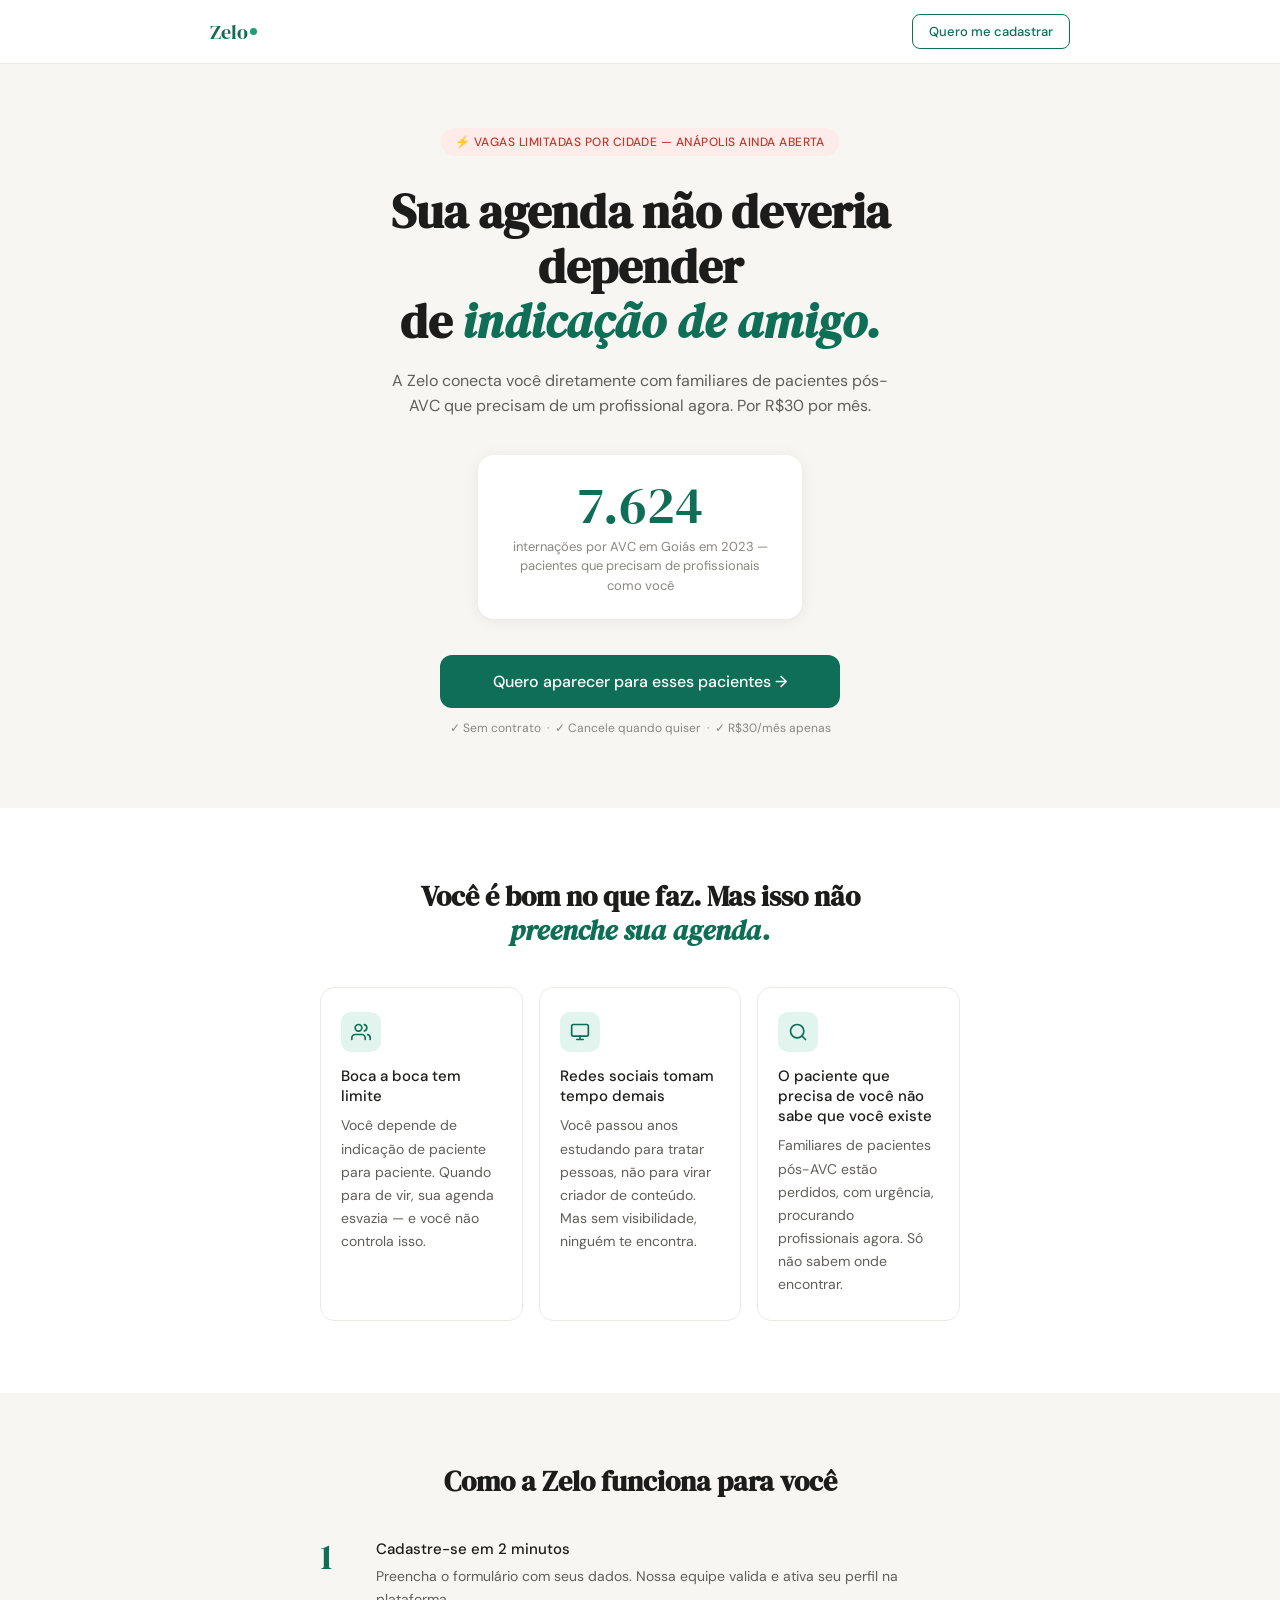
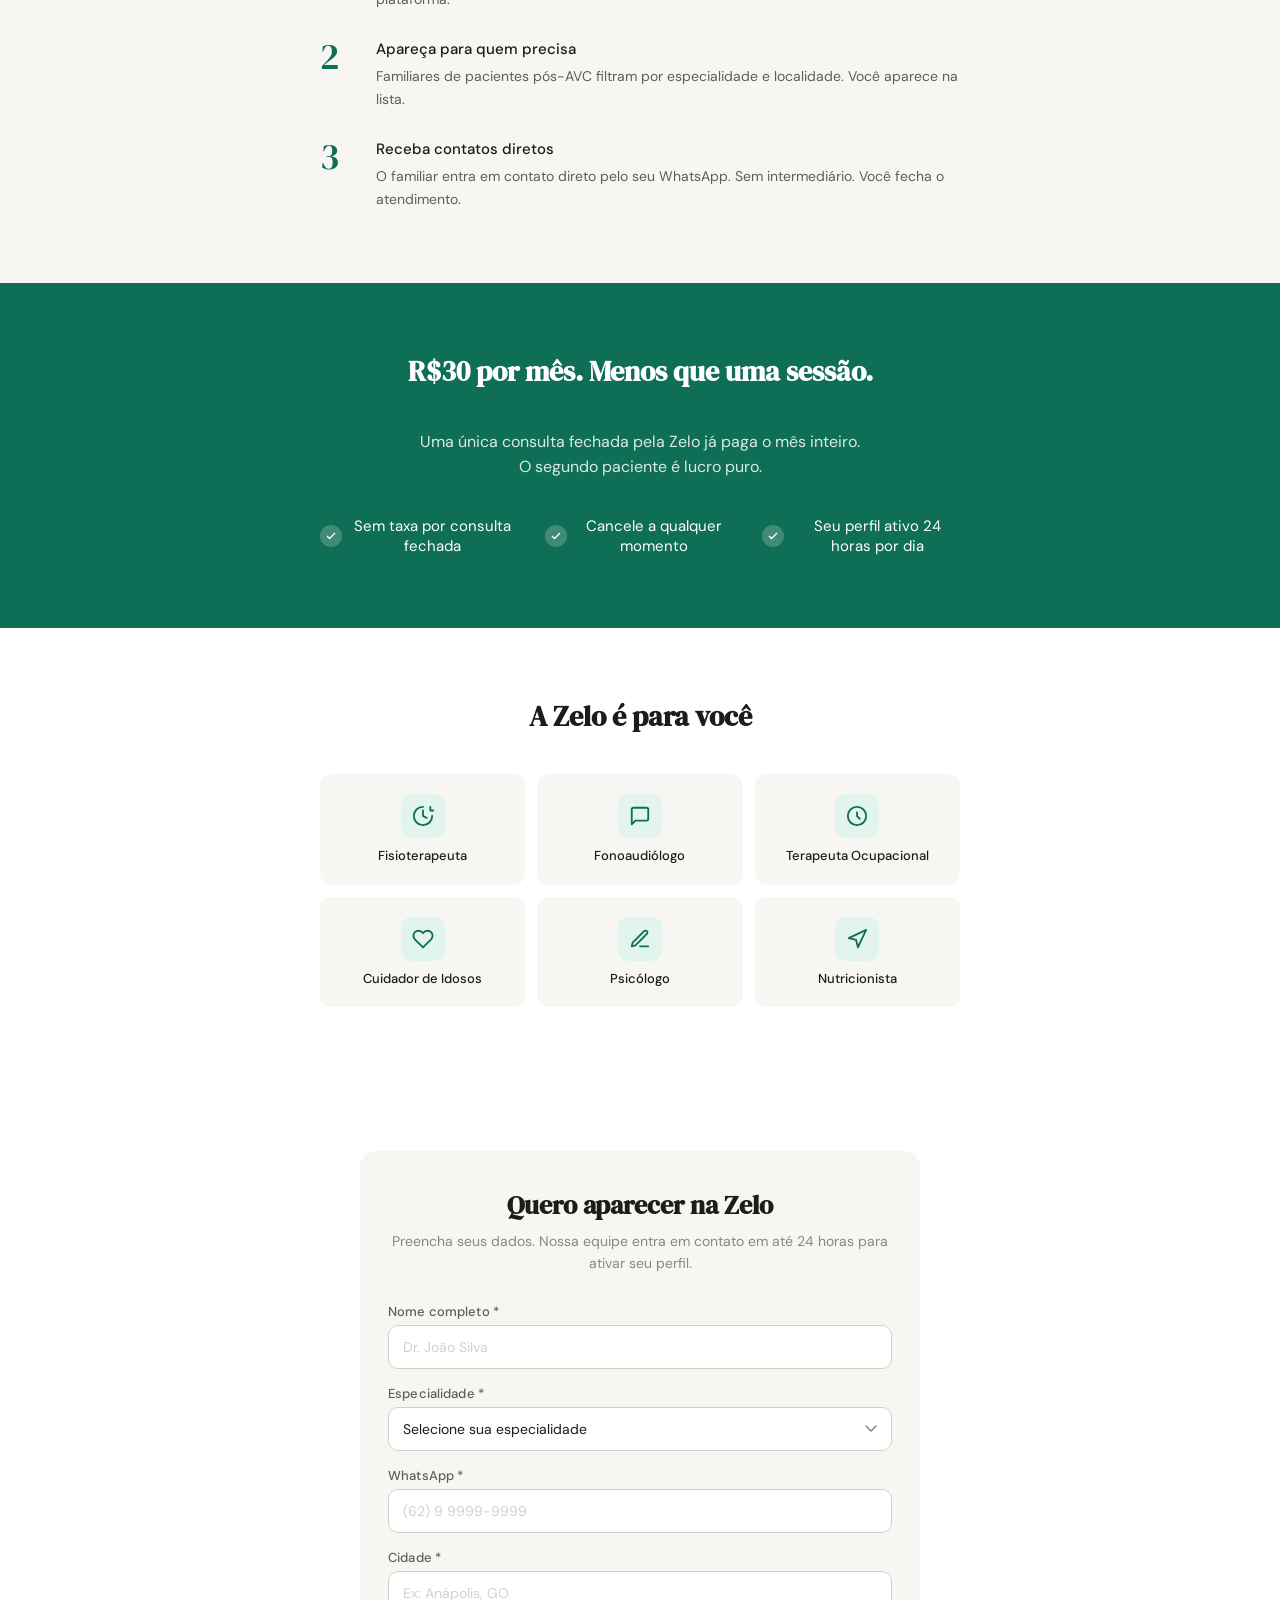
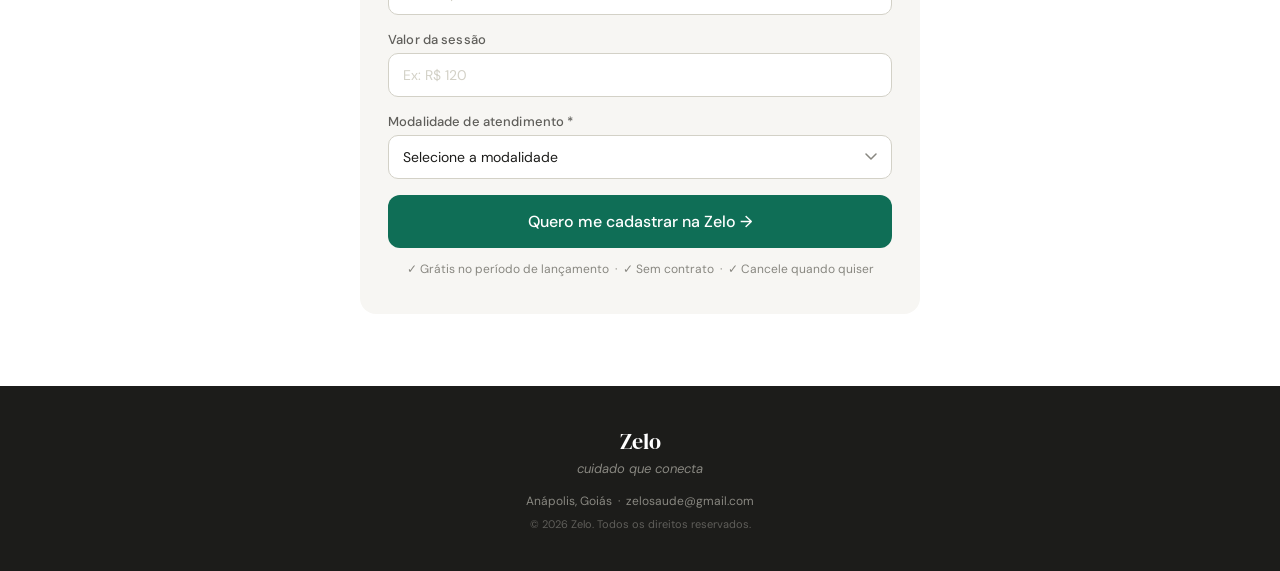
<file: index.html>
<!doctype html>
<html lang="pt-BR">
  <head>
    <meta charset="UTF-8" />
    <meta name="viewport" content="width=device-width, initial-scale=1.0" />
    <title>Zelo — Para Profissionais de Saúde</title>
    <link rel="preconnect" href="https://fonts.googleapis.com" />
    <link rel="preconnect" href="https://fonts.gstatic.com" crossorigin />
    <link
      href="https://fonts.googleapis.com/css2?family=DM+Serif+Display:ital@0;1&family=DM+Sans:wght@300;400;500&display=swap"
      rel="stylesheet"
    />
    <link rel="stylesheet" href="styles.css" />
  </head>
  <body>
    <!-- NAVBAR -->
    <nav class="navbar">
      <div class="container">
        <div class="navbar-logo">Zelo<span></span></div>
        <a href="#formulario" class="btn-outline">Quero me cadastrar</a>
      </div>
    </nav>

    <!-- HERO -->
    <section class="hero">
      <div class="container">
        <div class="reveal">
          <div class="badge-urgency">
            ⚡ vagas limitadas por cidade — anápolis ainda aberta
          </div>
        </div>

        <h1 class="hero-headline reveal">
          Sua agenda não deveria depender<br />
          de <em>indicação de amigo.</em>
        </h1>

        <p class="hero-sub reveal">
          A Zelo conecta você diretamente com familiares de pacientes pós-AVC
          que precisam de um profissional agora. Por R$30 por mês.
        </p>

        <div class="hero-impact reveal">
          <div class="hero-impact-number">7.624</div>
          <div class="hero-impact-label">
            internações por AVC em Goiás em 2023 — pacientes que precisam de
            profissionais como você
          </div>
        </div>

        <div class="hero-cta-wrap reveal">
          <button
            class="btn-primary"
            onclick="document.getElementById('formulario').scrollIntoView({behavior:'smooth'})"
          >
            Quero aparecer para esses pacientes →
          </button>
          <p class="hero-cta-note">
            ✓ Sem contrato &nbsp;·&nbsp; ✓ Cancele quando quiser &nbsp;·&nbsp; ✓
            R$30/mês apenas
          </p>
        </div>
      </div>
    </section>

    <!-- PROBLEMA -->
    <section class="section-problema">
      <div class="container">
        <h2 class="section-title reveal">
          Você é bom no que faz. Mas isso não<br />
          <em>preenche sua agenda.</em>
        </h2>

        <div class="cards-dor">
          <div class="card-dor reveal">
            <div class="card-dor-icon">
              <svg width="20" height="20" viewBox="0 0 24 24" fill="none" stroke="var(--teal-600)" stroke-width="2" stroke-linecap="round" stroke-linejoin="round">
                <path d="M17 21v-2a4 4 0 0 0-4-4H5a4 4 0 0 0-4 4v2" />
                <circle cx="9" cy="7" r="4" />
                <path d="M23 21v-2a4 4 0 0 0-3-3.87" />
                <path d="M16 3.13a4 4 0 0 1 0 7.75" />
              </svg>
            </div>
            <h3>Boca a boca tem limite</h3>
            <p>Você depende de indicação de paciente para paciente. Quando para de vir, sua agenda esvazia — e você não controla isso.</p>
          </div>

          <div class="card-dor reveal">
            <div class="card-dor-icon">
              <svg width="20" height="20" viewBox="0 0 24 24" fill="none" stroke="var(--teal-600)" stroke-width="2" stroke-linecap="round" stroke-linejoin="round">
                <rect x="2" y="3" width="20" height="14" rx="2" />
                <path d="M8 21h8M12 17v4" />
              </svg>
            </div>
            <h3>Redes sociais tomam tempo demais</h3>
            <p>Você passou anos estudando para tratar pessoas, não para virar criador de conteúdo. Mas sem visibilidade, ninguém te encontra.</p>
          </div>

          <div class="card-dor reveal">
            <div class="card-dor-icon">
              <svg width="20" height="20" viewBox="0 0 24 24" fill="none" stroke="var(--teal-600)" stroke-width="2" stroke-linecap="round" stroke-linejoin="round">
                <circle cx="11" cy="11" r="8" />
                <path d="m21 21-4.35-4.35" />
              </svg>
            </div>
            <h3>O paciente que precisa de você não sabe que você existe</h3>
            <p>Familiares de pacientes pós-AVC estão perdidos, com urgência, procurando profissionais agora. Só não sabem onde encontrar.</p>
          </div>
        </div>
      </div>
    </section>

    <!-- COMO FUNCIONA -->
    <section class="section-como">
      <div class="container">
        <h2 class="section-title reveal">Como a Zelo funciona para você</h2>

        <div class="passos">
          <div class="passo reveal">
            <div class="passo-numero">1</div>
            <div class="passo-content">
              <h3>Cadastre-se em 2 minutos</h3>
              <p>Preencha o formulário com seus dados. Nossa equipe valida e ativa seu perfil na plataforma.</p>
            </div>
          </div>

          <div class="passo reveal">
            <div class="passo-numero">2</div>
            <div class="passo-content">
              <h3>Apareça para quem precisa</h3>
              <p>Familiares de pacientes pós-AVC filtram por especialidade e localidade. Você aparece na lista.</p>
            </div>
          </div>

          <div class="passo reveal">
            <div class="passo-numero">3</div>
            <div class="passo-content">
              <h3>Receba contatos diretos</h3>
              <p>O familiar entra em contato direto pelo seu WhatsApp. Sem intermediário. Você fecha o atendimento.</p>
            </div>
          </div>
        </div>
      </div>
    </section>

    <!-- PREÇO -->
    <section class="section-preco">
      <div class="container">
        <h2 class="section-title reveal">R$30 por mês. Menos que uma sessão.</h2>

        <p class="preco-text reveal">
          Uma única consulta fechada pela Zelo já paga o mês inteiro.<br />
          O segundo paciente é lucro puro.
        </p>

        <div class="preco-items reveal">
          <div class="preco-item">
            <div class="preco-check">
              <svg width="12" height="12" viewBox="0 0 24 24" fill="none" stroke="#fff" stroke-width="2.5">
                <polyline points="20 6 9 17 4 12" />
              </svg>
            </div>
            Sem taxa por consulta fechada
          </div>

          <div class="preco-item">
            <div class="preco-check">
              <svg width="12" height="12" viewBox="0 0 24 24" fill="none" stroke="#fff" stroke-width="2.5">
                <polyline points="20 6 9 17 4 12" />
              </svg>
            </div>
            Cancele a qualquer momento
          </div>

          <div class="preco-item">
            <div class="preco-check">
              <svg width="12" height="12" viewBox="0 0 24 24" fill="none" stroke="#fff" stroke-width="2.5">
                <polyline points="20 6 9 17 4 12" />
              </svg>
            </div>
            Seu perfil ativo 24 horas por dia
          </div>
        </div>
      </div>
    </section>

    <!-- ESPECIALIDADES -->
    <section class="section-espec">
      <div class="container">
        <h2 class="section-title reveal">A Zelo é para você</h2>

        <div class="grid-espec reveal">
          <div class="card-espec">
            <div class="card-espec-icon">
              <svg width="22" height="22" viewBox="0 0 24 24" fill="none" stroke="var(--teal-600)" stroke-width="2" stroke-linecap="round" stroke-linejoin="round">
                <path d="M12 2a10 10 0 1 0 10 10" />
                <path d="M12 6v6l4 2" />
                <path d="M20 2v4h4" />
              </svg>
            </div>
            <span>Fisioterapeuta</span>
          </div>

          <div class="card-espec">
            <div class="card-espec-icon">
              <svg width="22" height="22" viewBox="0 0 24 24" fill="none" stroke="var(--teal-600)" stroke-width="2" stroke-linecap="round" stroke-linejoin="round">
                <path d="M21 15a2 2 0 0 1-2 2H7l-4 4V5a2 2 0 0 1 2-2h14a2 2 0 0 1 2 2z" />
              </svg>
            </div>
            <span>Fonoaudiólogo</span>
          </div>

          <div class="card-espec">
            <div class="card-espec-icon">
              <svg width="22" height="22" viewBox="0 0 24 24" fill="none" stroke="var(--teal-600)" stroke-width="2" stroke-linecap="round" stroke-linejoin="round">
                <path d="M12 22c5.523 0 10-4.477 10-10S17.523 2 12 2 2 6.477 2 12s4.477 10 10 10z" />
                <path d="M12 8v4l3 3" />
              </svg>
            </div>
            <span>Terapeuta Ocupacional</span>
          </div>

          <div class="card-espec">
            <div class="card-espec-icon">
              <svg width="22" height="22" viewBox="0 0 24 24" fill="none" stroke="var(--teal-600)" stroke-width="2" stroke-linecap="round" stroke-linejoin="round">
                <path d="M20.84 4.61a5.5 5.5 0 0 0-7.78 0L12 5.67l-1.06-1.06a5.5 5.5 0 0 0-7.78 7.78l1.06 1.06L12 21.23l7.78-7.78 1.06-1.06a5.5 5.5 0 0 0 0-7.78z" />
              </svg>
            </div>
            <span>Cuidador de Idosos</span>
          </div>

          <div class="card-espec">
            <div class="card-espec-icon">
              <svg width="22" height="22" viewBox="0 0 24 24" fill="none" stroke="var(--teal-600)" stroke-width="2" stroke-linecap="round" stroke-linejoin="round">
                <path d="M12 20h9" />
                <path d="M16.5 3.5a2.121 2.121 0 0 1 3 3L7 19l-4 1 1-4L16.5 3.5z" />
              </svg>
            </div>
            <span>Psicólogo</span>
          </div>

          <div class="card-espec">
            <div class="card-espec-icon">
              <svg width="22" height="22" viewBox="0 0 24 24" fill="none" stroke="var(--teal-600)" stroke-width="2" stroke-linecap="round" stroke-linejoin="round">
                <path d="M3 11l19-9-9 19-2-8-8-2z" />
              </svg>
            </div>
            <span>Nutricionista</span>
          </div>
        </div>
      </div>
    </section>

    <!-- FORMULÁRIO -->
    <section class="section-form" id="formulario">
      <div class="container">
        <div class="form-card reveal">
          <h2 class="form-card-title">Quero aparecer na Zelo</h2>
          <p class="form-card-sub">
            Preencha seus dados. Nossa equipe entra em contato em até 24 horas
            para ativar seu perfil.
          </p>

          <form id="formulario-form" novalidate>
            <div class="form-group">
              <label for="nome">Nome completo *</label>
              <input type="text" id="nome" name="nome" placeholder="Dr. João Silva" required />
            </div>

            <div class="form-group">
              <label for="especialidade">Especialidade *</label>
              <select id="especialidade" name="especialidade" required>
                <option value="" disabled selected>Selecione sua especialidade</option>
                <option value="Fisioterapia">Fisioterapia</option>
                <option value="Fonoaudiologia">Fonoaudiologia</option>
                <option value="Terapia Ocupacional">Terapia Ocupacional</option>
                <option value="Cuidador de Idosos">Cuidador de Idosos</option>
                <option value="Psicologia">Psicologia</option>
                <option value="Nutrição">Nutrição</option>
              </select>
            </div>

            <div class="form-group">
              <label for="whatsapp">WhatsApp *</label>
              <input type="tel" id="whatsapp" name="whatsapp" placeholder="(62) 9 9999-9999" required />
            </div>

            <div class="form-group">
              <label for="cidade">Cidade *</label>
              <input type="text" id="cidade" name="cidade" placeholder="Ex: Anápolis, GO" required />
            </div>

            <div class="form-group">
              <label for="valor">Valor da sessão</label>
              <input type="text" id="valor" name="valor" placeholder="Ex: R$ 120" />
            </div>

            <div class="form-group">
              <label for="modalidade">Modalidade de atendimento *</label>
              <select id="modalidade" name="modalidade" required>
                <option value="" disabled selected>Selecione a modalidade</option>
                <option value="Presencial">Presencial</option>
                <option value="Domiciliar">Domiciliar</option>
                <option value="Online">Online</option>
                <option value="Presencial e Domiciliar">Presencial e Domiciliar</option>
              </select>
            </div>

            <div class="form-submit-wrap">
              <button type="submit" class="btn-primary" id="btn-enviar">
                Quero me cadastrar na Zelo →
              </button>
            </div>

            <p class="form-note">
              ✓ Grátis no período de lançamento &nbsp;·&nbsp; ✓ Sem contrato
              &nbsp;·&nbsp; ✓ Cancele quando quiser
            </p>
          </form>
        </div>
      </div>
    </section>

    <!-- RODAPÉ -->
    <footer class="footer">
      <div class="footer-logo">Zelo</div>
      <div class="footer-tagline">cuidado que conecta</div>
      <div class="footer-info">Anápolis, Goiás &nbsp;·&nbsp; zelosaude@gmail.com</div>
      <div class="footer-copy">© 2026 Zelo. Todos os direitos reservados.</div>
    </footer>

    <script src="script.js"></script>
  </body>
</html>
</file>
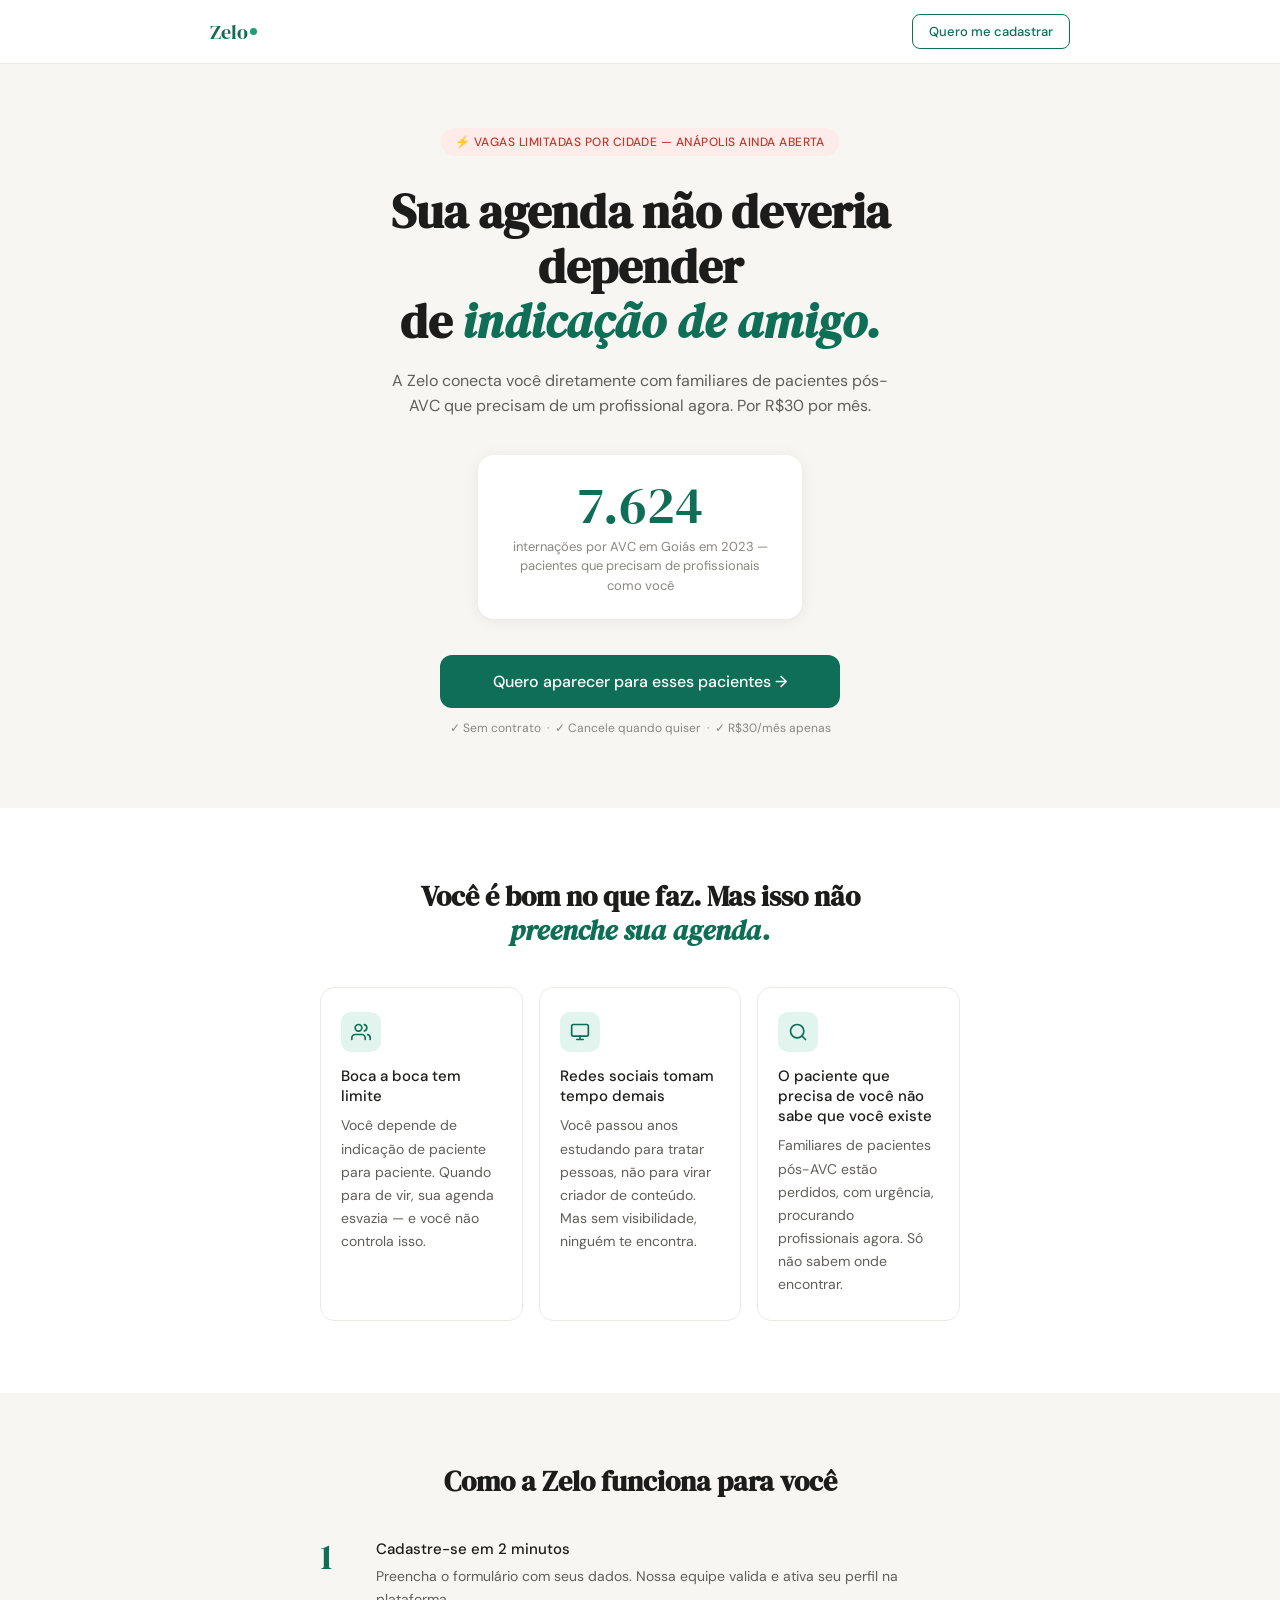
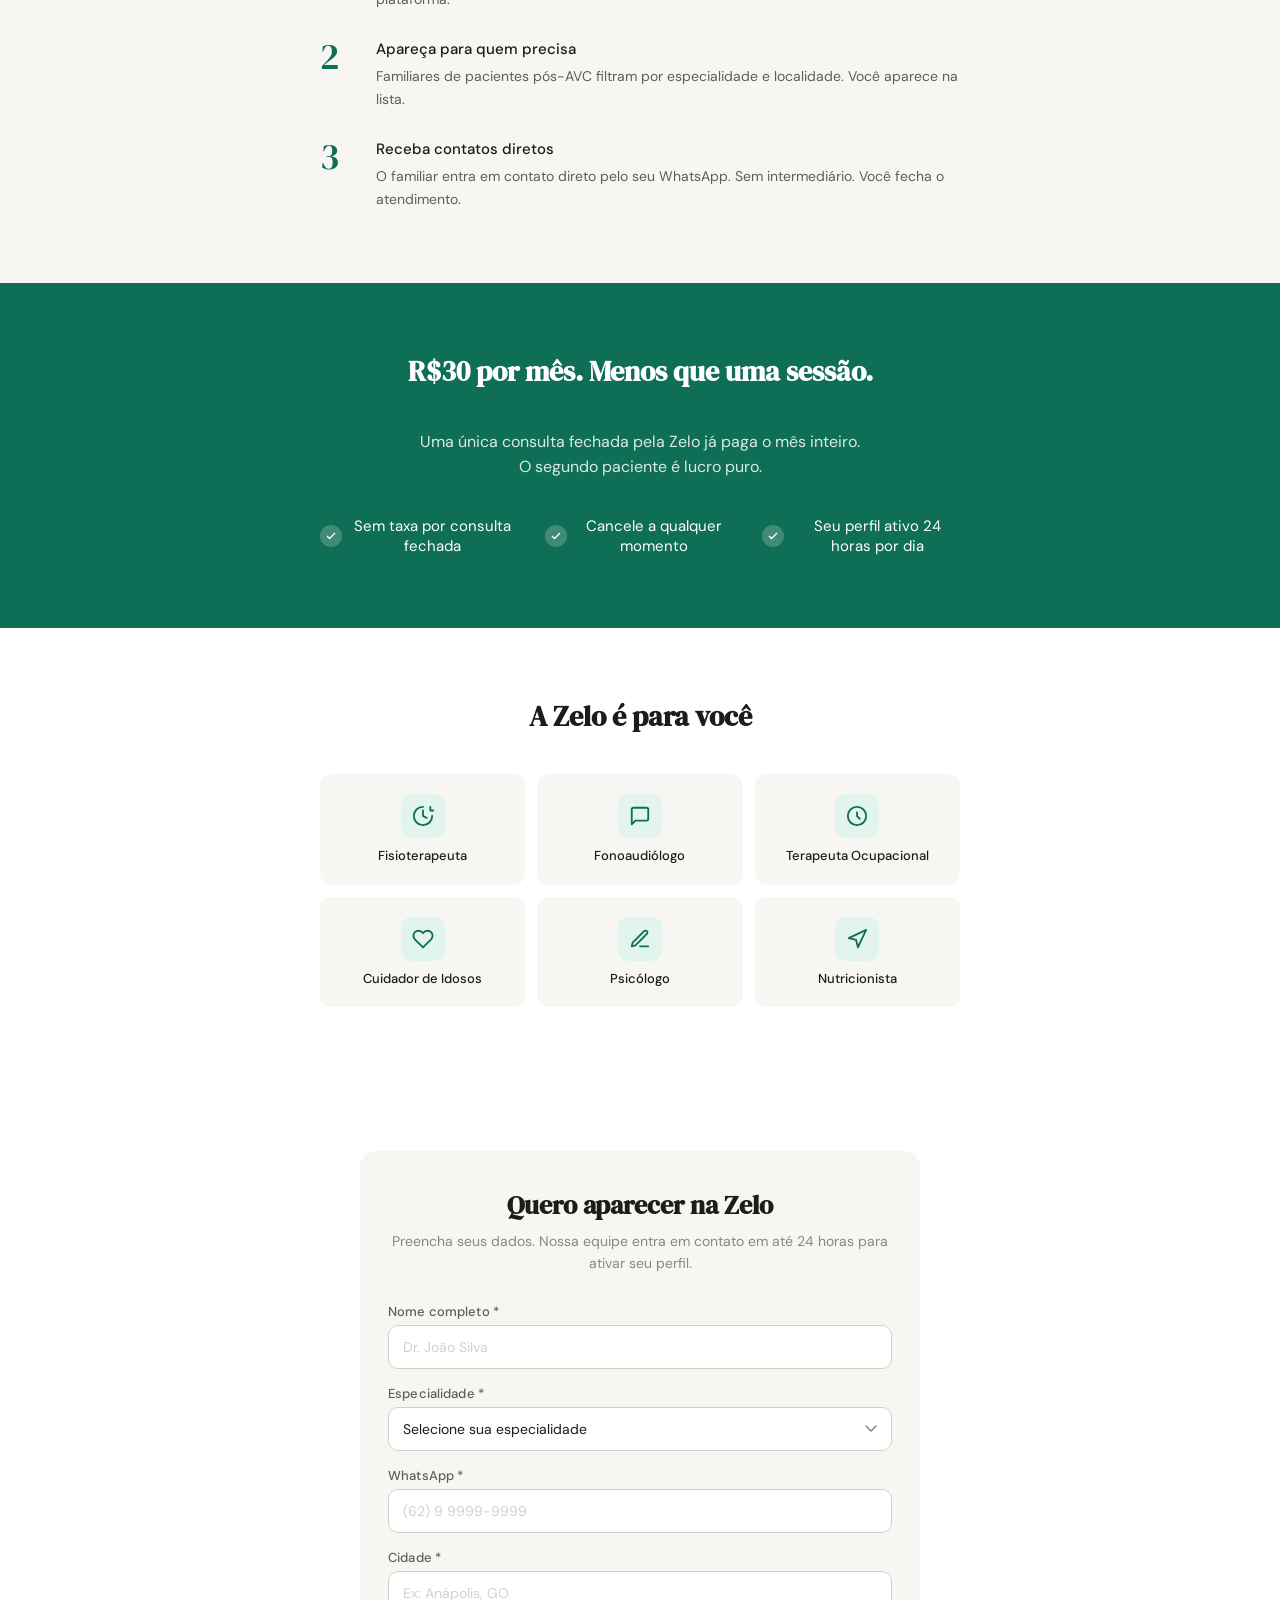
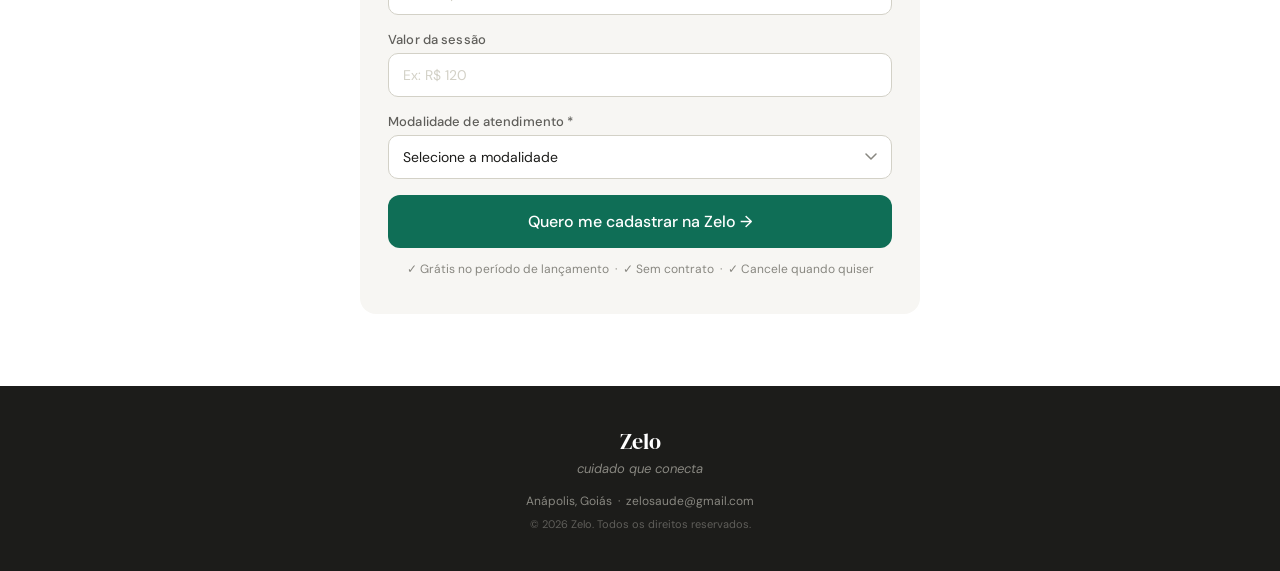
<file: zelo-profissionais.html>
<!doctype html>
<html lang="pt-BR">
  <head>
    <meta charset="UTF-8" />
    <meta name="viewport" content="width=device-width, initial-scale=1.0" />
    <title>Zelo — Para Profissionais de Saúde</title>
    <link rel="preconnect" href="https://fonts.googleapis.com" />
    <link rel="preconnect" href="https://fonts.gstatic.com" crossorigin />
    <link
      href="https://fonts.googleapis.com/css2?family=DM+Serif+Display:ital@0;1&family=DM+Sans:wght@300;400;500&display=swap"
      rel="stylesheet"
    />

    <style>
      :root {
        --teal-50: #e1f5ee;
        --teal-400: #1d9e75;
        --teal-600: #0f6e56;
        --teal-800: #085041;
        --gray-50: #f7f6f3;
        --gray-100: #eceae4;
        --gray-200: #d3d1c7;
        --gray-400: #888780;
        --gray-600: #5f5e5a;
        --gray-900: #1c1c1a;
        --urgency: #c0392b;
        --urgency-light: #fdecea;
      }

      *,
      *::before,
      *::after {
        box-sizing: border-box;
        margin: 0;
        padding: 0;
      }

      html {
        scroll-behavior: smooth;
      }

      body {
        font-family: "DM Sans", sans-serif;
        font-size: 15px;
        color: var(--gray-900);
        background: #fff;
        -webkit-font-smoothing: antialiased;
      }

      .container {
        width: 100%;
        max-width: 680px;
        margin: 0 auto;
        padding: 0 20px;
      }

      /* ── BOTÕES ─────────────────────────────────── */
      .btn-primary {
        background: var(--teal-600);
        color: #fff;
        border: none;
        border-radius: 12px;
        padding: 16px 24px;
        font-size: 16px;
        font-weight: 500;
        cursor: pointer;
        width: 100%;
        font-family: "DM Sans", sans-serif;
        transition: background 0.15s;
      }
      .btn-primary:hover {
        background: var(--teal-800);
      }
      .btn-primary:disabled {
        background: var(--gray-200);
        cursor: not-allowed;
      }

      .btn-outline {
        background: transparent;
        color: var(--teal-600);
        border: 1.5px solid var(--teal-600);
        border-radius: 8px;
        padding: 8px 16px;
        font-size: 13px;
        font-weight: 500;
        cursor: pointer;
        font-family: "DM Sans", sans-serif;
        transition:
          background 0.15s,
          color 0.15s;
        text-decoration: none;
        white-space: nowrap;
      }
      .btn-outline:hover {
        background: var(--teal-600);
        color: #fff;
      }

      /* ── REVEAL ─────────────────────────────────── */
      .reveal {
        opacity: 0;
        transform: translateY(24px);
        transition:
          opacity 0.5s ease,
          transform 0.5s ease;
      }
      .reveal.visible {
        opacity: 1;
        transform: translateY(0);
      }

      /* ── NAVBAR ─────────────────────────────────── */
      .navbar {
        position: sticky;
        top: 0;
        z-index: 100;
        background: #fff;
        border-bottom: 1px solid var(--gray-100);
      }

      .navbar .container {
        display: flex;
        align-items: center;
        justify-content: space-between;
        padding-top: 14px;
        padding-bottom: 14px;
        max-width: 900px;
      }

      .navbar-logo {
        font-family: "DM Serif Display", serif;
        font-size: 20px;
        color: var(--teal-600);
        line-height: 1;
      }
      .navbar-logo span {
        display: inline-block;
        width: 7px;
        height: 7px;
        background: var(--teal-400);
        border-radius: 50%;
        margin-left: 2px;
        vertical-align: middle;
        position: relative;
        top: -2px;
      }

      /* ── HERO ───────────────────────────────────── */
      .hero {
        background: var(--gray-50);
        padding: 64px 0 72px;
        text-align: center;
      }

      .badge-urgency {
        display: inline-block;
        background: var(--urgency-light);
        color: var(--urgency);
        border-radius: 20px;
        padding: 6px 14px;
        font-size: 12px;
        font-weight: 500;
        letter-spacing: 0.04em;
        text-transform: uppercase;
        margin-bottom: 28px;
      }

      .hero-headline {
        font-family: "DM Serif Display", serif;
        font-size: 36px;
        line-height: 1.15;
        color: var(--gray-900);
        margin-bottom: 18px;
      }
      .hero-headline em {
        font-style: italic;
        color: var(--teal-600);
      }

      .hero-sub {
        font-size: 16px;
        color: var(--gray-600);
        line-height: 1.6;
        max-width: 500px;
        margin: 0 auto 36px;
      }

      .hero-impact {
        background: #fff;
        border-radius: 16px;
        box-shadow: 0 2px 16px rgba(0, 0, 0, 0.07);
        padding: 24px 32px;
        display: inline-block;
        margin-bottom: 36px;
      }
      .hero-impact-number {
        font-family: "DM Serif Display", serif;
        font-size: 52px;
        color: var(--teal-600);
        line-height: 1;
      }
      .hero-impact-label {
        font-size: 13px;
        color: var(--gray-400);
        margin-top: 6px;
        line-height: 1.5;
        max-width: 260px;
      }

      .hero-cta-wrap {
        max-width: 400px;
        margin: 0 auto;
      }

      .hero-cta-note {
        font-size: 12px;
        color: var(--gray-400);
        margin-top: 12px;
      }

      /* ── PROBLEMA ───────────────────────────────── */
      .section-problema {
        background: #fff;
        padding: 72px 0;
      }

      .section-title {
        font-family: "DM Serif Display", serif;
        font-size: 28px;
        line-height: 1.2;
        color: var(--gray-900);
        text-align: center;
        margin-bottom: 40px;
      }
      .section-title em {
        font-style: italic;
        color: var(--teal-600);
      }

      .cards-dor {
        display: flex;
        flex-direction: column;
        gap: 16px;
      }

      .card-dor {
        border: 1px solid var(--gray-100);
        border-radius: 14px;
        padding: 24px 20px;
      }

      .card-dor-icon {
        width: 40px;
        height: 40px;
        background: var(--teal-50);
        border-radius: 10px;
        display: flex;
        align-items: center;
        justify-content: center;
        margin-bottom: 14px;
      }

      .card-dor h3 {
        font-family: "DM Sans", sans-serif;
        font-size: 15px;
        font-weight: 500;
        color: var(--gray-900);
        margin-bottom: 8px;
      }

      .card-dor p {
        font-size: 14px;
        color: var(--gray-600);
        line-height: 1.65;
      }

      /* ── COMO FUNCIONA ──────────────────────────── */
      .section-como {
        background: var(--gray-50);
        padding: 72px 0;
      }

      .passos {
        display: flex;
        flex-direction: column;
        gap: 28px;
      }

      .passo {
        display: flex;
        gap: 20px;
        align-items: flex-start;
      }

      .passo-numero {
        font-family: "DM Serif Display", serif;
        font-size: 36px;
        color: var(--teal-600);
        line-height: 1;
        min-width: 36px;
      }

      .passo-content h3 {
        font-size: 15px;
        font-weight: 500;
        color: var(--gray-900);
        margin-bottom: 6px;
      }

      .passo-content p {
        font-size: 14px;
        color: var(--gray-600);
        line-height: 1.65;
      }

      /* ── PREÇO ──────────────────────────────────── */
      .section-preco {
        background: var(--teal-600);
        padding: 72px 0;
        text-align: center;
      }

      .section-preco .section-title {
        color: #fff;
      }

      .preco-text {
        font-size: 16px;
        color: rgba(255, 255, 255, 0.85);
        line-height: 1.6;
        margin-bottom: 36px;
      }

      .preco-items {
        display: flex;
        flex-direction: column;
        gap: 12px;
        align-items: center;
      }

      .preco-item {
        display: flex;
        align-items: center;
        gap: 10px;
        font-size: 15px;
        color: #fff;
      }

      .preco-check {
        width: 22px;
        height: 22px;
        background: rgba(255, 255, 255, 0.2);
        border-radius: 50%;
        display: flex;
        align-items: center;
        justify-content: center;
        flex-shrink: 0;
      }

      /* ── ESPECIALIDADES ─────────────────────────── */
      .section-espec {
        background: #fff;
        padding: 72px 0;
      }

      .grid-espec {
        display: grid;
        grid-template-columns: 1fr 1fr;
        gap: 12px;
      }

      .card-espec {
        background: var(--gray-50);
        border-radius: 12px;
        padding: 20px 16px;
        display: flex;
        flex-direction: column;
        align-items: center;
        gap: 10px;
        text-align: center;
      }

      .card-espec-icon {
        width: 44px;
        height: 44px;
        background: var(--teal-50);
        border-radius: 10px;
        display: flex;
        align-items: center;
        justify-content: center;
      }

      .card-espec span {
        font-size: 13px;
        font-weight: 500;
        color: var(--gray-900);
        line-height: 1.3;
      }

      /* ── FORMULÁRIO ─────────────────────────────── */
      .section-form {
        background: #fff;
        padding: 72px 0;
      }

      .form-card {
        background: var(--gray-50);
        border-radius: 16px;
        padding: 36px 28px;
        max-width: 560px;
        margin: 0 auto;
      }

      .form-card-title {
        font-family: "DM Serif Display", serif;
        font-size: 26px;
        color: var(--gray-900);
        text-align: center;
        margin-bottom: 8px;
      }

      .form-card-sub {
        font-size: 14px;
        color: var(--gray-400);
        text-align: center;
        line-height: 1.55;
        margin-bottom: 28px;
      }

      .form-group {
        display: flex;
        flex-direction: column;
        gap: 5px;
        margin-bottom: 16px;
      }

      .form-group label {
        font-size: 13px;
        font-weight: 500;
        color: var(--gray-600);
        letter-spacing: 0.01em;
      }

      .form-group input,
      .form-group select {
        border: 1.5px solid var(--gray-200);
        border-radius: 10px;
        padding: 12px 14px;
        font-size: 14px;
        font-family: "DM Sans", sans-serif;
        color: var(--gray-900);
        background: #fff;
        outline: none;
        transition: border-color 0.15s;
        appearance: none;
        -webkit-appearance: none;
      }

      .form-group select {
        background-image: url("data:image/svg+xml,%3Csvg xmlns='http://www.w3.org/2000/svg' width='12' height='8' viewBox='0 0 12 8'%3E%3Cpath d='M1 1l5 5 5-5' stroke='%23888780' stroke-width='1.5' fill='none' stroke-linecap='round' stroke-linejoin='round'/%3E%3C/svg%3E");
        background-repeat: no-repeat;
        background-position: right 14px center;
        padding-right: 36px;
      }

      .form-group input:focus,
      .form-group select:focus {
        border-color: var(--teal-400);
      }

      .form-group input::placeholder {
        color: var(--gray-200);
      }

      .form-submit-wrap {
        margin-top: 8px;
      }

      .form-note {
        font-size: 12px;
        color: var(--gray-400);
        text-align: center;
        margin-top: 12px;
        line-height: 1.5;
      }

      /* ── RODAPÉ ─────────────────────────────────── */
      .footer {
        background: var(--gray-900);
        padding: 40px 20px;
        text-align: center;
      }

      .footer-logo {
        font-family: "DM Serif Display", serif;
        font-size: 22px;
        color: #fff;
        margin-bottom: 4px;
      }

      .footer-tagline {
        font-size: 13px;
        color: var(--gray-400);
        font-style: italic;
        margin-bottom: 16px;
      }

      .footer-info {
        font-size: 12px;
        color: var(--gray-400);
        margin-bottom: 8px;
      }

      .footer-copy {
        font-size: 11px;
        color: var(--gray-600);
      }

      /* ── DESKTOP ────────────────────────────────── */
      @media (min-width: 640px) {
        .hero-headline {
          font-size: 48px;
        }

        .cards-dor {
          flex-direction: row;
          flex-wrap: wrap;
        }

        .card-dor {
          flex: 1 1 calc(33.333% - 11px);
          min-width: 180px;
        }

        .grid-espec {
          grid-template-columns: repeat(3, 1fr);
        }

        .preco-items {
          flex-direction: row;
          justify-content: center;
          gap: 32px;
        }
      }
    </style>
  </head>
  <body>
    <!-- ══════════════════════════════════════════ -->
    <!-- NAVBAR                                     -->
    <!-- ══════════════════════════════════════════ -->
    <nav class="navbar">
      <div class="container">
        <div class="navbar-logo">Zelo<span></span></div>
        <a href="#formulario" class="btn-outline">Quero me cadastrar</a>
      </div>
    </nav>

    <!-- ══════════════════════════════════════════ -->
    <!-- HERO                                       -->
    <!-- ══════════════════════════════════════════ -->
    <section class="hero">
      <div class="container">
        <div class="reveal">
          <div class="badge-urgency">
            ⚡ vagas limitadas por cidade — anápolis ainda aberta
          </div>
        </div>

        <h1 class="hero-headline reveal">
          Sua agenda não deveria depender<br />
          de <em>indicação de amigo.</em>
        </h1>

        <p class="hero-sub reveal">
          A Zelo conecta você diretamente com familiares de pacientes pós-AVC
          que precisam de um profissional agora. Por R$30 por mês.
        </p>

        <div class="hero-impact reveal">
          <div class="hero-impact-number">7.624</div>
          <div class="hero-impact-label">
            internações por AVC em Goiás em 2023 — pacientes que precisam de
            profissionais como você
          </div>
        </div>

        <div class="hero-cta-wrap reveal">
          <button
            class="btn-primary"
            onclick="
              document
                .getElementById('formulario')
                .scrollIntoView({ behavior: 'smooth' })
            "
          >
            Quero aparecer para esses pacientes →
          </button>
          <p class="hero-cta-note">
            ✓ Sem contrato &nbsp;·&nbsp; ✓ Cancele quando quiser &nbsp;·&nbsp; ✓
            R$30/mês apenas
          </p>
        </div>
      </div>
    </section>

    <!-- ══════════════════════════════════════════ -->
    <!-- PROBLEMA                                   -->
    <!-- ══════════════════════════════════════════ -->
    <section class="section-problema">
      <div class="container">
        <h2 class="section-title reveal">
          Você é bom no que faz. Mas isso não<br />
          <em>preenche sua agenda.</em>
        </h2>

        <div class="cards-dor">
          <div class="card-dor reveal">
            <div class="card-dor-icon">
              <svg
                width="20"
                height="20"
                viewBox="0 0 24 24"
                fill="none"
                stroke="var(--teal-600)"
                stroke-width="2"
                stroke-linecap="round"
                stroke-linejoin="round"
              >
                <path d="M17 21v-2a4 4 0 0 0-4-4H5a4 4 0 0 0-4 4v2" />
                <circle cx="9" cy="7" r="4" />
                <path d="M23 21v-2a4 4 0 0 0-3-3.87" />
                <path d="M16 3.13a4 4 0 0 1 0 7.75" />
              </svg>
            </div>
            <h3>Boca a boca tem limite</h3>
            <p>
              Você depende de indicação de paciente para paciente. Quando para
              de vir, sua agenda esvazia — e você não controla isso.
            </p>
          </div>

          <div class="card-dor reveal">
            <div class="card-dor-icon">
              <svg
                width="20"
                height="20"
                viewBox="0 0 24 24"
                fill="none"
                stroke="var(--teal-600)"
                stroke-width="2"
                stroke-linecap="round"
                stroke-linejoin="round"
              >
                <rect x="2" y="3" width="20" height="14" rx="2" />
                <path d="M8 21h8M12 17v4" />
              </svg>
            </div>
            <h3>Redes sociais tomam tempo demais</h3>
            <p>
              Você passou anos estudando para tratar pessoas, não para virar
              criador de conteúdo. Mas sem visibilidade, ninguém te encontra.
            </p>
          </div>

          <div class="card-dor reveal">
            <div class="card-dor-icon">
              <svg
                width="20"
                height="20"
                viewBox="0 0 24 24"
                fill="none"
                stroke="var(--teal-600)"
                stroke-width="2"
                stroke-linecap="round"
                stroke-linejoin="round"
              >
                <circle cx="11" cy="11" r="8" />
                <path d="m21 21-4.35-4.35" />
              </svg>
            </div>
            <h3>O paciente que precisa de você não sabe que você existe</h3>
            <p>
              Familiares de pacientes pós-AVC estão perdidos, com urgência,
              procurando profissionais agora. Só não sabem onde encontrar.
            </p>
          </div>
        </div>
      </div>
    </section>

    <!-- ══════════════════════════════════════════ -->
    <!-- COMO FUNCIONA                              -->
    <!-- ══════════════════════════════════════════ -->
    <section class="section-como">
      <div class="container">
        <h2 class="section-title reveal">Como a Zelo funciona para você</h2>

        <div class="passos">
          <div class="passo reveal">
            <div class="passo-numero">1</div>
            <div class="passo-content">
              <h3>Cadastre-se em 2 minutos</h3>
              <p>
                Preencha o formulário com seus dados. Nossa equipe valida e
                ativa seu perfil na plataforma.
              </p>
            </div>
          </div>

          <div class="passo reveal">
            <div class="passo-numero">2</div>
            <div class="passo-content">
              <h3>Apareça para quem precisa</h3>
              <p>
                Familiares de pacientes pós-AVC filtram por especialidade e
                localidade. Você aparece na lista.
              </p>
            </div>
          </div>

          <div class="passo reveal">
            <div class="passo-numero">3</div>
            <div class="passo-content">
              <h3>Receba contatos diretos</h3>
              <p>
                O familiar entra em contato direto pelo seu WhatsApp. Sem
                intermediário. Você fecha o atendimento.
              </p>
            </div>
          </div>
        </div>
      </div>
    </section>

    <!-- ══════════════════════════════════════════ -->
    <!-- PREÇO                                      -->
    <!-- ══════════════════════════════════════════ -->
    <section class="section-preco">
      <div class="container">
        <h2 class="section-title reveal">
          R$30 por mês. Menos que uma sessão.
        </h2>

        <p class="preco-text reveal">
          Uma única consulta fechada pela Zelo já paga o mês inteiro.<br />
          O segundo paciente é lucro puro.
        </p>

        <div class="preco-items reveal">
          <div class="preco-item">
            <div class="preco-check">
              <svg
                width="12"
                height="12"
                viewBox="0 0 24 24"
                fill="none"
                stroke="#fff"
                stroke-width="2.5"
              >
                <polyline points="20 6 9 17 4 12" />
              </svg>
            </div>
            Sem taxa por consulta fechada
          </div>

          <div class="preco-item">
            <div class="preco-check">
              <svg
                width="12"
                height="12"
                viewBox="0 0 24 24"
                fill="none"
                stroke="#fff"
                stroke-width="2.5"
              >
                <polyline points="20 6 9 17 4 12" />
              </svg>
            </div>
            Cancele a qualquer momento
          </div>

          <div class="preco-item">
            <div class="preco-check">
              <svg
                width="12"
                height="12"
                viewBox="0 0 24 24"
                fill="none"
                stroke="#fff"
                stroke-width="2.5"
              >
                <polyline points="20 6 9 17 4 12" />
              </svg>
            </div>
            Seu perfil ativo 24 horas por dia
          </div>
        </div>
      </div>
    </section>

    <!-- ══════════════════════════════════════════ -->
    <!-- ESPECIALIDADES                             -->
    <!-- ══════════════════════════════════════════ -->
    <section class="section-espec">
      <div class="container">
        <h2 class="section-title reveal">A Zelo é para você</h2>

        <div class="grid-espec reveal">
          <div class="card-espec">
            <div class="card-espec-icon">
              <svg
                width="22"
                height="22"
                viewBox="0 0 24 24"
                fill="none"
                stroke="var(--teal-600)"
                stroke-width="2"
                stroke-linecap="round"
                stroke-linejoin="round"
              >
                <path d="M12 2a10 10 0 1 0 10 10" />
                <path d="M12 6v6l4 2" />
                <path d="M20 2v4h4" />
              </svg>
            </div>
            <span>Fisioterapeuta</span>
          </div>

          <div class="card-espec">
            <div class="card-espec-icon">
              <svg
                width="22"
                height="22"
                viewBox="0 0 24 24"
                fill="none"
                stroke="var(--teal-600)"
                stroke-width="2"
                stroke-linecap="round"
                stroke-linejoin="round"
              >
                <path
                  d="M21 15a2 2 0 0 1-2 2H7l-4 4V5a2 2 0 0 1 2-2h14a2 2 0 0 1 2 2z"
                />
              </svg>
            </div>
            <span>Fonoaudiólogo</span>
          </div>

          <div class="card-espec">
            <div class="card-espec-icon">
              <svg
                width="22"
                height="22"
                viewBox="0 0 24 24"
                fill="none"
                stroke="var(--teal-600)"
                stroke-width="2"
                stroke-linecap="round"
                stroke-linejoin="round"
              >
                <path
                  d="M12 22c5.523 0 10-4.477 10-10S17.523 2 12 2 2 6.477 2 12s4.477 10 10 10z"
                />
                <path d="M12 8v4l3 3" />
              </svg>
            </div>
            <span>Terapeuta Ocupacional</span>
          </div>

          <div class="card-espec">
            <div class="card-espec-icon">
              <svg
                width="22"
                height="22"
                viewBox="0 0 24 24"
                fill="none"
                stroke="var(--teal-600)"
                stroke-width="2"
                stroke-linecap="round"
                stroke-linejoin="round"
              >
                <path
                  d="M20.84 4.61a5.5 5.5 0 0 0-7.78 0L12 5.67l-1.06-1.06a5.5 5.5 0 0 0-7.78 7.78l1.06 1.06L12 21.23l7.78-7.78 1.06-1.06a5.5 5.5 0 0 0 0-7.78z"
                />
              </svg>
            </div>
            <span>Cuidador de Idosos</span>
          </div>

          <div class="card-espec">
            <div class="card-espec-icon">
              <svg
                width="22"
                height="22"
                viewBox="0 0 24 24"
                fill="none"
                stroke="var(--teal-600)"
                stroke-width="2"
                stroke-linecap="round"
                stroke-linejoin="round"
              >
                <path d="M12 20h9" />
                <path
                  d="M16.5 3.5a2.121 2.121 0 0 1 3 3L7 19l-4 1 1-4L16.5 3.5z"
                />
              </svg>
            </div>
            <span>Psicólogo</span>
          </div>

          <div class="card-espec">
            <div class="card-espec-icon">
              <svg
                width="22"
                height="22"
                viewBox="0 0 24 24"
                fill="none"
                stroke="var(--teal-600)"
                stroke-width="2"
                stroke-linecap="round"
                stroke-linejoin="round"
              >
                <path d="M3 11l19-9-9 19-2-8-8-2z" />
              </svg>
            </div>
            <span>Nutricionista</span>
          </div>
        </div>
      </div>
    </section>

    <!-- ══════════════════════════════════════════ -->
    <!-- FORMULÁRIO                                 -->
    <!-- ══════════════════════════════════════════ -->
    <section class="section-form" id="formulario">
      <div class="container">
        <div class="form-card reveal">
          <h2 class="form-card-title">Quero aparecer na Zelo</h2>
          <p class="form-card-sub">
            Preencha seus dados. Nossa equipe entra em contato em até 24 horas
            para ativar seu perfil.
          </p>

          <form id="formulario-form" novalidate>
            <div class="form-group">
              <label for="nome">Nome completo *</label>
              <input
                type="text"
                id="nome"
                name="nome"
                placeholder="Dr. João Silva"
                required
              />
            </div>

            <div class="form-group">
              <label for="especialidade">Especialidade *</label>
              <select id="especialidade" name="especialidade" required>
                <option value="" disabled selected>
                  Selecione sua especialidade
                </option>
                <option value="Fisioterapia">Fisioterapia</option>
                <option value="Fonoaudiologia">Fonoaudiologia</option>
                <option value="Terapia Ocupacional">Terapia Ocupacional</option>
                <option value="Cuidador de Idosos">Cuidador de Idosos</option>
                <option value="Psicologia">Psicologia</option>
                <option value="Nutrição">Nutrição</option>
              </select>
            </div>

            <div class="form-group">
              <label for="whatsapp">WhatsApp *</label>
              <input
                type="tel"
                id="whatsapp"
                name="whatsapp"
                placeholder="(62) 9 9999-9999"
                required
              />
            </div>

            <div class="form-group">
              <label for="cidade">Cidade *</label>
              <input
                type="text"
                id="cidade"
                name="cidade"
                placeholder="Ex: Anápolis, GO"
                required
              />
            </div>

            <div class="form-group">
              <label for="valor">Valor da sessão</label>
              <input
                type="text"
                id="valor"
                name="valor"
                placeholder="Ex: R$ 120"
              />
            </div>

            <div class="form-group">
              <label for="modalidade">Modalidade de atendimento *</label>
              <select id="modalidade" name="modalidade" required>
                <option value="" disabled selected>
                  Selecione a modalidade
                </option>
                <option value="Presencial">Presencial</option>
                <option value="Domiciliar">Domiciliar</option>
                <option value="Online">Online</option>
                <option value="Presencial e Domiciliar">
                  Presencial e Domiciliar
                </option>
              </select>
            </div>

            <div class="form-submit-wrap">
              <button type="submit" class="btn-primary" id="btn-enviar">
                Quero me cadastrar na Zelo →
              </button>
            </div>

            <p class="form-note">
              ✓ Grátis no período de lançamento &nbsp;·&nbsp; ✓ Sem contrato
              &nbsp;·&nbsp; ✓ Cancele quando quiser
            </p>
          </form>
        </div>
      </div>
    </section>

    <!-- ══════════════════════════════════════════ -->
    <!-- RODAPÉ                                     -->
    <!-- ══════════════════════════════════════════ -->
    <footer class="footer">
      <div class="footer-logo">Zelo</div>
      <div class="footer-tagline">cuidado que conecta</div>
      <div class="footer-info">
        Anápolis, Goiás &nbsp;·&nbsp; zelosaude@gmail.com
      </div>
      <div class="footer-copy">© 2026 Zelo. Todos os direitos reservados.</div>
    </footer>

    <!-- ══════════════════════════════════════════ -->
    <!-- JAVASCRIPT                                 -->
    <!-- ══════════════════════════════════════════ -->
    <script>
      // ================================================
      // CONFIGURAÇÃO — COLE AQUI A URL DO APPS SCRIPT
      // ================================================
      const SCRIPT_URL = "COLE_AQUI_A_URL_DO_SEU_APPS_SCRIPT";

      // Intersection Observer para animações de entrada
      const observer = new IntersectionObserver(
        (entries) => {
          entries.forEach((el) => {
            if (el.isIntersecting) el.target.classList.add("visible");
          });
        },
        { threshold: 0.1 },
      );

      document
        .querySelectorAll(".reveal")
        .forEach((el) => observer.observe(el));

      // Máscara de telefone
      document
        .getElementById("whatsapp")
        .addEventListener("input", function () {
          let v = this.value.replace(/\D/g, "").slice(0, 11);
          if (v.length > 10) {
            v = v.replace(/^(\d{2})(\d{1})(\d{4})(\d{0,4}).*/, "($1) $2 $3-$4");
          } else if (v.length > 6) {
            v = v.replace(/^(\d{2})(\d{4})(\d{0,4}).*/, "($1) $2-$3");
          } else if (v.length > 2) {
            v = v.replace(/^(\d{2})(\d{0,5})/, "($1) $2");
          } else {
            v = v.replace(/^(\d*)/, "($1");
          }
          this.value = v;
        });

      // Envio do formulário
      document
        .getElementById("formulario-form")
        .addEventListener("submit", async function (e) {
          e.preventDefault();

          const campos = [
            "nome",
            "especialidade",
            "whatsapp",
            "cidade",
            "modalidade",
          ];
          let valido = true;

          campos.forEach((id) => {
            const el = document.getElementById(id);
            if (!el.value.trim()) {
              el.style.borderColor = "var(--urgency)";
              valido = false;
            } else {
              el.style.borderColor = "var(--gray-200)";
            }
          });

          if (!valido) {
            const primeiro = campos.find(
              (id) => !document.getElementById(id).value.trim(),
            );
            document.getElementById(primeiro).focus();
            return;
          }

          const btn = document.getElementById("btn-enviar");
          const original = btn.textContent;
          btn.textContent = "Enviando...";
          btn.disabled = true;

          const dados = {
            timestamp: new Date().toLocaleString("pt-BR"),
            nome: document.getElementById("nome").value.trim(),
            especialidade: document.getElementById("especialidade").value,
            whatsapp: document.getElementById("whatsapp").value.trim(),
            cidade: document.getElementById("cidade").value.trim(),
            valor: document.getElementById("valor").value.trim(),
            modalidade: document.getElementById("modalidade").value,
          };

          try {
            await fetch(SCRIPT_URL, {
              method: "POST",
              mode: "no-cors",
              headers: { "Content-Type": "application/json" },
              body: JSON.stringify(dados),
            });
            mostrarSucesso();
          } catch (err) {
            alert("Erro ao enviar. Tente novamente.");
            btn.textContent = original;
            btn.disabled = false;
          }
        });

      function mostrarSucesso() {
        document.getElementById("formulario-form").innerHTML = `
        <div style="text-align:center;padding:32px 16px">
          <div style="width:64px;height:64px;background:var(--teal-50);border-radius:50%;
                      display:flex;align-items:center;justify-content:center;margin:0 auto 16px">
            <svg width="28" height="28" viewBox="0 0 24 24" fill="none"
                 stroke="#0F6E56" stroke-width="2.5">
              <polyline points="20 6 9 17 4 12"/>
            </svg>
          </div>
          <h3 style="font-family:'DM Serif Display',serif;font-size:22px;
                     color:var(--teal-600);margin-bottom:10px">Cadastro recebido!</h3>
          <p style="color:var(--gray-600);font-size:14px;line-height:1.6">
            Nossa equipe vai entrar em contato pelo seu WhatsApp em até 24 horas
            para ativar seu perfil na Zelo.
          </p>
        </div>
      `;
      }
    </script>

    <!--
===========================================
INSTRUÇÕES PARA CONECTAR AO GOOGLE SHEETS
===========================================

1. Acesse sheets.google.com e crie uma planilha chamada "Zelo — Profissionais"

2. Na linha 1, crie os cabeçalhos nas colunas:
   A: Timestamp
   B: Nome
   C: Especialidade
   D: WhatsApp
   E: Cidade
   F: Valor da Sessão
   G: Modalidade

3. No menu superior da planilha, clique em:
   Extensões > Apps Script

4. Apague todo o código existente e cole este:

---

function doPost(e) {
  var sheet = SpreadsheetApp.getActiveSpreadsheet().getActiveSheet();
  var dados = JSON.parse(e.postData.contents);
  sheet.appendRow([
    dados.timestamp,
    dados.nome,
    dados.especialidade,
    dados.whatsapp,
    dados.cidade,
    dados.valor,
    dados.modalidade
  ]);
  return ContentService
    .createTextOutput(JSON.stringify({ status: 'ok' }))
    .setMimeType(ContentService.MimeType.JSON);
}

---

5. Clique em "Salvar projeto" (ícone de disquete)

6. Clique em "Implantar" > "Nova implantação"

7. Clique no ícone de engrenagem ao lado de "Tipo" e selecione "App da Web"

8. Configure assim:
   - Descrição: Zelo Profissionais
   - Executar como: Eu
   - Quem tem acesso: Qualquer pessoa

9. Clique em "Implantar"

10. Autorize o acesso quando solicitado

11. Copie a URL gerada (começa com https://script.google.com/macros/s/...)

12. Cole essa URL no lugar de 'COLE_AQUI_A_URL_DO_SEU_APPS_SCRIPT'
    lá no início do <script> desta página

13. Salve o arquivo e faça o deploy novamente no GitHub Pages

Pronto! Cada formulário preenchido vai aparecer como uma nova linha na planilha.
===========================================
  --></body>
</html>
</file>
<file: styles.css>
:root {
  --teal-50: #e1f5ee;
  --teal-400: #1d9e75;
  --teal-600: #0f6e56;
  --teal-800: #085041;
  --gray-50: #f7f6f3;
  --gray-100: #eceae4;
  --gray-200: #d3d1c7;
  --gray-400: #888780;
  --gray-600: #5f5e5a;
  --gray-900: #1c1c1a;
  --urgency: #c0392b;
  --urgency-light: #fdecea;
}

*,
*::before,
*::after {
  box-sizing: border-box;
  margin: 0;
  padding: 0;
}

html {
  scroll-behavior: smooth;
}

body {
  font-family: "DM Sans", sans-serif;
  font-size: 15px;
  color: var(--gray-900);
  background: #fff;
  -webkit-font-smoothing: antialiased;
}

.container {
  width: 100%;
  max-width: 680px;
  margin: 0 auto;
  padding: 0 20px;
}

/* ── BOTÕES ─────────────────────────────────── */
.btn-primary {
  background: var(--teal-600);
  color: #fff;
  border: none;
  border-radius: 12px;
  padding: 16px 24px;
  font-size: 16px;
  font-weight: 500;
  cursor: pointer;
  width: 100%;
  font-family: "DM Sans", sans-serif;
  transition: background 0.15s;
}
.btn-primary:hover {
  background: var(--teal-800);
}
.btn-primary:disabled {
  background: var(--gray-200);
  cursor: not-allowed;
}

.btn-outline {
  background: transparent;
  color: var(--teal-600);
  border: 1.5px solid var(--teal-600);
  border-radius: 8px;
  padding: 8px 16px;
  font-size: 13px;
  font-weight: 500;
  cursor: pointer;
  font-family: "DM Sans", sans-serif;
  transition: background 0.15s, color 0.15s;
  text-decoration: none;
  white-space: nowrap;
}
.btn-outline:hover {
  background: var(--teal-600);
  color: #fff;
}

/* ── REVEAL ─────────────────────────────────── */
.reveal {
  opacity: 0;
  transform: translateY(24px);
  transition: opacity 0.5s ease, transform 0.5s ease;
}
.reveal.visible {
  opacity: 1;
  transform: translateY(0);
}

/* ── NAVBAR ─────────────────────────────────── */
.navbar {
  position: sticky;
  top: 0;
  z-index: 100;
  background: #fff;
  border-bottom: 1px solid var(--gray-100);
}

.navbar .container {
  display: flex;
  align-items: center;
  justify-content: space-between;
  padding-top: 14px;
  padding-bottom: 14px;
  max-width: 900px;
}

.navbar-logo {
  font-family: "DM Serif Display", serif;
  font-size: 20px;
  color: var(--teal-600);
  line-height: 1;
}
.navbar-logo span {
  display: inline-block;
  width: 7px;
  height: 7px;
  background: var(--teal-400);
  border-radius: 50%;
  margin-left: 2px;
  vertical-align: middle;
  position: relative;
  top: -2px;
}

/* ── HERO ───────────────────────────────────── */
.hero {
  background: var(--gray-50);
  padding: 64px 0 72px;
  text-align: center;
}

.badge-urgency {
  display: inline-block;
  background: var(--urgency-light);
  color: var(--urgency);
  border-radius: 20px;
  padding: 6px 14px;
  font-size: 12px;
  font-weight: 500;
  letter-spacing: 0.04em;
  text-transform: uppercase;
  margin-bottom: 28px;
}

.hero-headline {
  font-family: "DM Serif Display", serif;
  font-size: 36px;
  line-height: 1.15;
  color: var(--gray-900);
  margin-bottom: 18px;
}
.hero-headline em {
  font-style: italic;
  color: var(--teal-600);
}

.hero-sub {
  font-size: 16px;
  color: var(--gray-600);
  line-height: 1.6;
  max-width: 500px;
  margin: 0 auto 36px;
}

.hero-impact {
  background: #fff;
  border-radius: 16px;
  box-shadow: 0 2px 16px rgba(0, 0, 0, 0.07);
  padding: 24px 32px;
  display: inline-block;
  margin-bottom: 36px;
}
.hero-impact-number {
  font-family: "DM Serif Display", serif;
  font-size: 52px;
  color: var(--teal-600);
  line-height: 1;
}
.hero-impact-label {
  font-size: 13px;
  color: var(--gray-400);
  margin-top: 6px;
  line-height: 1.5;
  max-width: 260px;
}

.hero-cta-wrap {
  max-width: 400px;
  margin: 0 auto;
}

.hero-cta-note {
  font-size: 12px;
  color: var(--gray-400);
  margin-top: 12px;
}

/* ── PROBLEMA ───────────────────────────────── */
.section-problema {
  background: #fff;
  padding: 72px 0;
}

.section-title {
  font-family: "DM Serif Display", serif;
  font-size: 28px;
  line-height: 1.2;
  color: var(--gray-900);
  text-align: center;
  margin-bottom: 40px;
}
.section-title em {
  font-style: italic;
  color: var(--teal-600);
}

.cards-dor {
  display: flex;
  flex-direction: column;
  gap: 16px;
}

.card-dor {
  border: 1px solid var(--gray-100);
  border-radius: 14px;
  padding: 24px 20px;
}

.card-dor-icon {
  width: 40px;
  height: 40px;
  background: var(--teal-50);
  border-radius: 10px;
  display: flex;
  align-items: center;
  justify-content: center;
  margin-bottom: 14px;
}

.card-dor h3 {
  font-family: "DM Sans", sans-serif;
  font-size: 15px;
  font-weight: 500;
  color: var(--gray-900);
  margin-bottom: 8px;
}

.card-dor p {
  font-size: 14px;
  color: var(--gray-600);
  line-height: 1.65;
}

/* ── COMO FUNCIONA ──────────────────────────── */
.section-como {
  background: var(--gray-50);
  padding: 72px 0;
}

.passos {
  display: flex;
  flex-direction: column;
  gap: 28px;
}

.passo {
  display: flex;
  gap: 20px;
  align-items: flex-start;
}

.passo-numero {
  font-family: "DM Serif Display", serif;
  font-size: 36px;
  color: var(--teal-600);
  line-height: 1;
  min-width: 36px;
}

.passo-content h3 {
  font-size: 15px;
  font-weight: 500;
  color: var(--gray-900);
  margin-bottom: 6px;
}

.passo-content p {
  font-size: 14px;
  color: var(--gray-600);
  line-height: 1.65;
}

/* ── PREÇO ──────────────────────────────────── */
.section-preco {
  background: var(--teal-600);
  padding: 72px 0;
  text-align: center;
}

.section-preco .section-title {
  color: #fff;
}

.preco-text {
  font-size: 16px;
  color: rgba(255, 255, 255, 0.85);
  line-height: 1.6;
  margin-bottom: 36px;
}

.preco-items {
  display: flex;
  flex-direction: column;
  gap: 12px;
  align-items: center;
}

.preco-item {
  display: flex;
  align-items: center;
  gap: 10px;
  font-size: 15px;
  color: #fff;
}

.preco-check {
  width: 22px;
  height: 22px;
  background: rgba(255, 255, 255, 0.2);
  border-radius: 50%;
  display: flex;
  align-items: center;
  justify-content: center;
  flex-shrink: 0;
}

/* ── ESPECIALIDADES ─────────────────────────── */
.section-espec {
  background: #fff;
  padding: 72px 0;
}

.grid-espec {
  display: grid;
  grid-template-columns: 1fr 1fr;
  gap: 12px;
}

.card-espec {
  background: var(--gray-50);
  border-radius: 12px;
  padding: 20px 16px;
  display: flex;
  flex-direction: column;
  align-items: center;
  gap: 10px;
  text-align: center;
}

.card-espec-icon {
  width: 44px;
  height: 44px;
  background: var(--teal-50);
  border-radius: 10px;
  display: flex;
  align-items: center;
  justify-content: center;
}

.card-espec span {
  font-size: 13px;
  font-weight: 500;
  color: var(--gray-900);
  line-height: 1.3;
}

/* ── FORMULÁRIO ─────────────────────────────── */
.section-form {
  background: #fff;
  padding: 72px 0;
}

.form-card {
  background: var(--gray-50);
  border-radius: 16px;
  padding: 36px 28px;
  max-width: 560px;
  margin: 0 auto;
}

.form-card-title {
  font-family: "DM Serif Display", serif;
  font-size: 26px;
  color: var(--gray-900);
  text-align: center;
  margin-bottom: 8px;
}

.form-card-sub {
  font-size: 14px;
  color: var(--gray-400);
  text-align: center;
  line-height: 1.55;
  margin-bottom: 28px;
}

.form-group {
  display: flex;
  flex-direction: column;
  gap: 5px;
  margin-bottom: 16px;
}

.form-group label {
  font-size: 13px;
  font-weight: 500;
  color: var(--gray-600);
  letter-spacing: 0.01em;
}

.form-group input,
.form-group select {
  border: 1.5px solid var(--gray-200);
  border-radius: 10px;
  padding: 12px 14px;
  font-size: 14px;
  font-family: "DM Sans", sans-serif;
  color: var(--gray-900);
  background: #fff;
  outline: none;
  transition: border-color 0.15s;
  appearance: none;
  -webkit-appearance: none;
}

.form-group select {
  background-image: url("data:image/svg+xml,%3Csvg xmlns='http://www.w3.org/2000/svg' width='12' height='8' viewBox='0 0 12 8'%3E%3Cpath d='M1 1l5 5 5-5' stroke='%23888780' stroke-width='1.5' fill='none' stroke-linecap='round' stroke-linejoin='round'/%3E%3C/svg%3E");
  background-repeat: no-repeat;
  background-position: right 14px center;
  padding-right: 36px;
}

.form-group input:focus,
.form-group select:focus {
  border-color: var(--teal-400);
}

.form-group input::placeholder {
  color: var(--gray-200);
}

.form-submit-wrap {
  margin-top: 8px;
}

.form-note {
  font-size: 12px;
  color: var(--gray-400);
  text-align: center;
  margin-top: 12px;
  line-height: 1.5;
}

/* ── RODAPÉ ─────────────────────────────────── */
.footer {
  background: var(--gray-900);
  padding: 40px 20px;
  text-align: center;
}

.footer-logo {
  font-family: "DM Serif Display", serif;
  font-size: 22px;
  color: #fff;
  margin-bottom: 4px;
}

.footer-tagline {
  font-size: 13px;
  color: var(--gray-400);
  font-style: italic;
  margin-bottom: 16px;
}

.footer-info {
  font-size: 12px;
  color: var(--gray-400);
  margin-bottom: 8px;
}

.footer-copy {
  font-size: 11px;
  color: var(--gray-600);
}

/* ── DESKTOP ────────────────────────────────── */
@media (min-width: 640px) {
  .hero-headline {
    font-size: 48px;
  }

  .cards-dor {
    flex-direction: row;
    flex-wrap: wrap;
  }

  .card-dor {
    flex: 1 1 calc(33.333% - 11px);
    min-width: 180px;
  }

  .grid-espec {
    grid-template-columns: repeat(3, 1fr);
  }

  .preco-items {
    flex-direction: row;
    justify-content: center;
    gap: 32px;
  }
}
</file>
